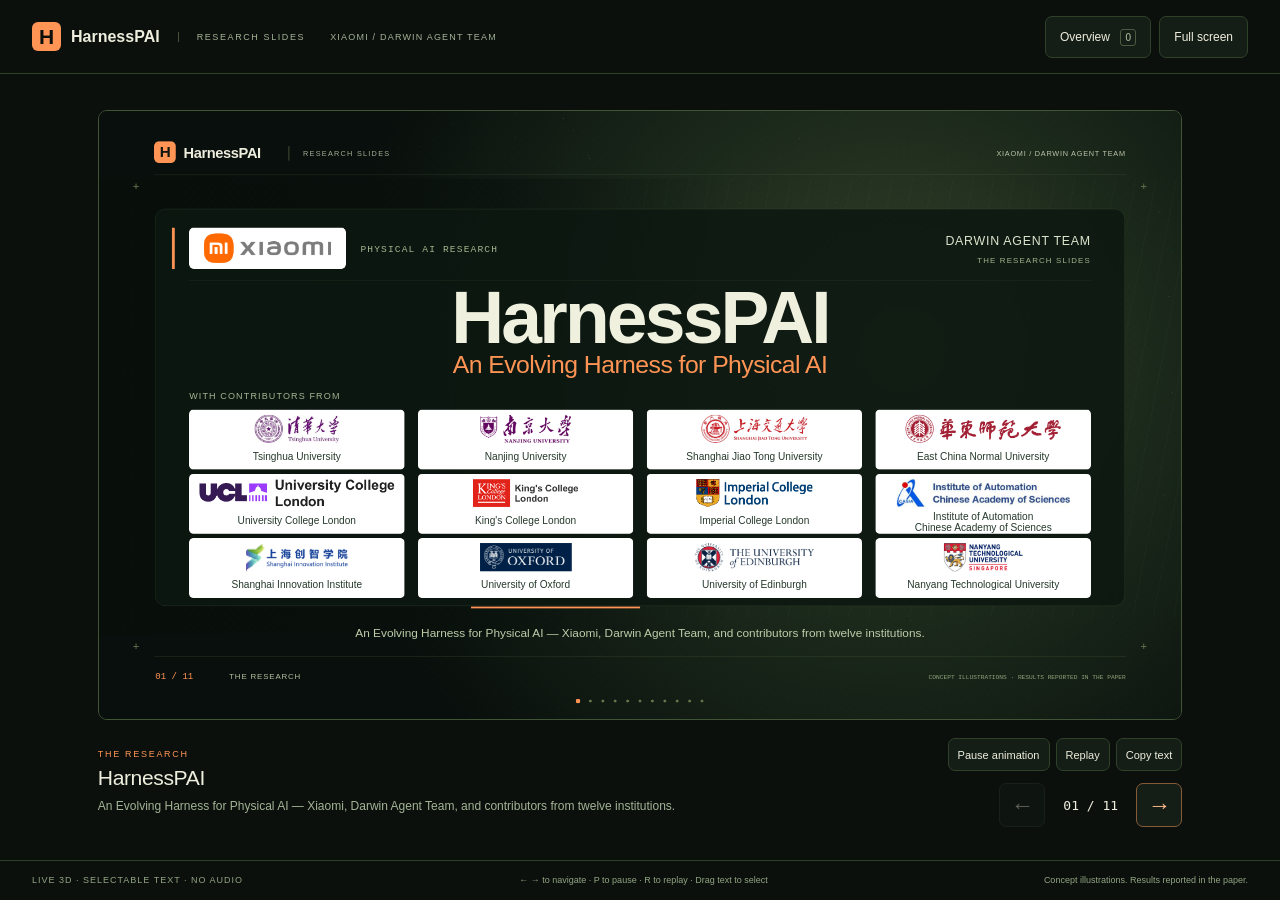
<file: index.html>
<!doctype html>
<html lang="en">
  <head>
    <meta charset="utf-8" />
    <meta name="viewport" content="width=device-width, initial-scale=1" />
    <meta name="theme-color" content="#0b100d" />
    <meta name="description" content="HarnessPAI live Three.js slides with selectable HTML text, manual navigation, and no audio." />
    <title>HarnessPAI — Research Slides</title>
    <link rel="icon" href="data:image/svg+xml,%3Csvg xmlns='http://www.w3.org/2000/svg' viewBox='0 0 64 64'%3E%3Crect width='64' height='64' rx='14' fill='%23ff9454'/%3E%3Cpath d='M18 15v34m28-34v34M18 32h28' stroke='%230b100d' stroke-width='9'/%3E%3C/svg%3E" />
    <link rel="stylesheet" href="style.css" />
    <script src="deck-data.js" defer></script>
    <script src="logos-data.js" defer></script>
    <script src="runtime.js" defer></script>
  </head>
  <body>
    <header class="site-header">
      <a class="brand" href="#slide-1" aria-label="Go to the first slide"><span class="brand-icon" aria-hidden="true">H</span>HarnessPAI <span class="edition">RESEARCH SLIDES</span></a>
      <span class="credit">XIAOMI / DARWIN AGENT TEAM</span>
      <div class="header-actions">
        <button id="overview-open" type="button" aria-haspopup="dialog" aria-controls="overview" disabled>Overview <kbd>O</kbd></button>
        <button id="fullscreen" type="button" title="Toggle full screen (F)" disabled>Full screen</button>
      </div>
    </header>
    <main class="deck" aria-label="HarnessPAI slide presentation">
      <section id="viewer" class="viewer" aria-label="Current slide">
        <div id="slide-surface" class="slide-surface"><canvas id="slide-canvas" width="1920" height="1080" aria-hidden="true"></canvas><div id="slide-text" class="slide-text" role="group" aria-label="Selectable slide content"></div></div>
        <div id="loading" class="slide-loading" role="status">Preparing live 3D slides…</div>
        <div id="slide-error" class="slide-error" hidden><p id="error-message">The live scene could not be loaded.</p><button id="retry" type="button">Try again</button><small>Use a WebGL 2-capable browser and keep the extracted folders together.</small></div>
      </section>
      <div class="slide-info">
        <div class="slide-copy"><p id="slide-section" class="eyebrow">THE RESEARCH</p><h1 id="slide-title">HarnessPAI</h1><p id="slide-summary">An Evolving Harness for Physical AI.</p></div>
        <div class="presentation-controls"><div class="animation-controls" aria-label="Animation controls"><button id="animation-toggle" type="button" aria-pressed="false" title="Pause or resume animation (P)" disabled>Pause animation</button><button id="animation-replay" type="button" title="Replay this animation (R)" disabled>Replay</button><button id="copy-text" type="button" disabled>Copy text</button></div><nav class="page-controls" aria-label="Slide navigation">
          <button id="previous" type="button" aria-label="Previous slide" title="Previous slide (←)" disabled>←</button>
          <span id="page-count" class="page-count" aria-live="polite" aria-atomic="true">01 / 11</span>
          <button id="next" type="button" aria-label="Next slide" title="Next slide (→)" disabled>→</button>
        </nav></div>
      </div>
    </main>
    <footer class="site-footer">
      <span>LIVE 3D · SELECTABLE TEXT · NO AUDIO</span>
      <p id="status" role="status">← → to navigate · P to pause · Drag text to select</p>
      <span class="disclaimer">Concept illustrations. Results reported in the paper.</span>
    </footer>
    <dialog id="overview" aria-labelledby="overview-title">
      <div class="overview-header"><div><p class="eyebrow">THE COMPLETE STORY</p><h2 id="overview-title">Choose a slide</h2></div><button id="overview-close" type="button" aria-label="Close slide overview">Close <kbd>Esc</kbd></button></div>
      <nav id="overview-grid" class="overview-grid" aria-label="All slides"></nav>
    </dialog>
    <noscript><p class="noscript">Enable JavaScript and WebGL 2 to view these animated slides. No network connection or audio is required.</p></noscript>
  </body>
</html>
</file>
<file: style.css>
:root {
  color-scheme: dark;
  --background: #0b100d;
  --surface: #151e16;
  --line: #30412a;
  --text: #eeeede;
  --muted: #a4b396;
  --accent: #ff9454;
  font-family: Arial, "Segoe UI", sans-serif;
  background: var(--background);
  color: var(--text);
}

* { box-sizing: border-box; }
body { margin: 0; min-height: 100vh; min-height: 100dvh; display: flex; flex-direction: column; }
button, a { -webkit-tap-highlight-color: transparent; }
button { font: inherit; color: var(--text); background: var(--surface); border: 1px solid var(--line); border-radius: 7px; padding: 10px 14px; cursor: pointer; min-height: 42px; }
button:hover:not(:disabled) { border-color: var(--accent); background: #283323; }
button:disabled { opacity: .36; cursor: default; }
button:focus-visible, a:focus-visible { outline: 2px solid var(--accent); outline-offset: 4px; }
[hidden] { display: none !important; }
kbd { font: 10px Consolas, monospace; padding: 2px 4px; margin-left: 7px; border: 1px solid #4b5a40; border-radius: 3px; color: var(--muted); }
.site-header { display: flex; gap: 25px; align-items: center; min-height: 74px; padding: 14px 32px; border-bottom: 1px solid var(--line); }
.brand { display: flex; align-items: center; gap: 10px; color: var(--text); font-weight: 600; text-decoration: none; white-space: nowrap; }
.brand-icon { width: 29px; height: 29px; border-radius: 6px; color: #0b100d; background: var(--accent); display: grid; place-items: center; font-size: 21px; font-weight: 800; }
.edition { margin-left: 8px; padding-left: 18px; border-left: 1px solid #45533b; font-size: 9px; letter-spacing: 1.6px; color: var(--muted); font-weight: 400; }
.credit { font-size: 9px; letter-spacing: 1.2px; color: var(--muted); }
.header-actions { margin-left: auto; display: flex; gap: 8px; }
.header-actions button { font-size: 12px; }
.deck { flex: 1; display: flex; flex-direction: column; justify-content: center; gap: 18px; padding: 22px 32px 18px; }
.viewer, .slide-info { width: min(100%, calc((100dvh - 290px) * 16 / 9)); margin: 0 auto; }
.viewer { position: relative; aspect-ratio: 16 / 9; overflow: hidden; border: 1px solid #415436; border-radius: 9px; background: #09100b; touch-action: pan-y pinch-zoom; }
.slide-surface { position: absolute; left: 0; top: 0; width: 1920px; height: 1080px; transform-origin: 0 0; }
#slide-canvas { position: absolute; inset: 0; width: 1920px; height: 1080px; pointer-events: none; }
.slide-text { position: absolute; inset: 0; pointer-events: none; }
.slide-label { position: absolute; left: 0; top: 0; display: inline-block; white-space: pre; transform-origin: 0 0; pointer-events: auto; user-select: text; -webkit-user-select: text; cursor: text; }
.slide-label::selection { color: #fff; background: #a94e19; }
.slide-loading { position: absolute; inset: 0; display: grid; place-items: center; background: #0b100d; color: var(--muted); }
.presentation-controls { display: flex; flex-direction: column; align-items: flex-end; gap: 12px; }
.animation-controls { display: flex; gap: 6px; }
.animation-controls button { min-height: 33px; padding: 6px 9px; font-size: 11px; white-space: nowrap; }
.slide-info { display: flex; align-items: center; gap: 32px; }
.slide-copy { flex: 1; min-width: 0; }
.eyebrow { margin: 0 0 7px; color: var(--accent); font-size: 9px; font-weight: 500; letter-spacing: 1.7px; }
h1 { font-size: clamp(17px, 1.65vw, 25px); font-weight: 500; letter-spacing: -.4px; margin: 0; }
#slide-summary { max-width: 960px; font-size: 12px; line-height: 1.65; margin: 7px 0 0; color: var(--muted); }
.page-controls { display: flex; align-items: center; gap: 14px; flex-shrink: 0; }
.page-controls button { width: 46px; height: 44px; font-size: 23px; padding: 0; }
#next { color: #ffba8d; border-color: #885b38; }
.page-count { font: 13px Consolas, monospace; min-width: 63px; text-align: center; white-space: nowrap; }
.site-footer { display: flex; justify-content: space-between; align-items: center; gap: 15px; padding: 13px 32px; border-top: 1px solid var(--line); color: #93a583; font-size: 9px; }
.site-footer > span:first-child { letter-spacing: 1px; }
#status { margin: 0; text-align: center; line-height: 1.5; }
.slide-error { position: absolute; inset: 0; background: #0b100de8; display: flex; flex-direction: column; align-items: center; justify-content: center; gap: 12px; text-align: center; padding: 18px; }
.slide-error p { margin: 0; }
.slide-error small { color: var(--muted); }
dialog { padding: 0; width: min(1120px, calc(100vw - 32px)); max-height: calc(100dvh - 40px); color: var(--text); background: #111a13; border: 1px solid #597344; border-radius: 14px; }
dialog::backdrop { background: #030805df; }
.overview-header { position: sticky; top: 0; z-index: 1; display: flex; align-items: center; justify-content: space-between; gap: 20px; padding: 23px; border-bottom: 1px solid var(--line); background: #111a13; }
.overview-header h2 { margin: 0; font-size: 23px; font-weight: 500; }
.overview-grid { display: grid; grid-template-columns: repeat(3, minmax(0, 1fr)); gap: 16px; padding: 23px; }
.slide-choice { display: block; padding: 0 0 13px; text-align: left; overflow: hidden; scroll-margin-block: 115px 18px; }
.slide-choice[aria-current="true"] { border-color: var(--accent); background: #33281c; }
.slide-choice img { width: 100%; height: auto; aspect-ratio: 16 / 9; display: block; }
.choice-number { display: block; font: 10px Consolas, monospace; color: var(--accent); margin: 12px 12px 7px; }
.choice-title { display: block; font-size: 12px; line-height: 1.4; margin: 0 12px; }
.noscript { margin: 20px; text-align: center; color: var(--accent); }
@media (max-width: 1100px) {
  .credit { display: none; }
  .disclaimer { display: none; }
}
@media (max-width: 700px) {
  .site-header { padding: 12px 14px; gap: 12px; min-height: 66px; }
  .brand { font-size: 14px; gap: 7px; }
  .brand-icon { width: 25px; height: 25px; font-size: 18px; }
  .edition, .header-actions kbd { display: none; }
  .header-actions { gap: 5px; }
  .header-actions button { font-size: 11px; padding: 8px; }
  .deck { justify-content: flex-start; padding: 18px 12px; gap: 17px; }
  .viewer, .slide-info { width: 100%; }
  .slide-info { flex-direction: column; align-items: stretch; gap: 19px; }
  h1 { font-size: 21px; }
  #slide-summary { font-size: 13px; }
  .page-controls { justify-content: center; gap: 25px; }
  .presentation-controls { align-items: center; }
  .site-footer { flex-direction: column; padding: 15px 12px; gap: 9px; }
  .overview-header { padding: 16px; }
  .overview-grid { grid-template-columns: repeat(2, minmax(0, 1fr)); padding: 16px; gap: 10px; }
}
@media (max-height: 570px) and (orientation: landscape) {
  .site-header { min-height: 48px; padding: 4px 18px; }
  .edition, .credit, .site-footer, .eyebrow, #slide-summary { display: none; }
  .deck { padding: 8px 14px; gap: 8px; }
  .viewer, .slide-info { width: min(100%, calc((100dvh - 162px) * 16 / 9)); }
  .slide-info { flex-direction: row; gap: 15px; align-items: center; }
  h1 { font-size: 14px; }
  .page-controls { gap: 10px; }
  .page-controls button { min-height: 34px; height: 34px; width: 38px; }
  .presentation-controls { gap: 5px; }
  .animation-controls button { min-height: 27px; padding: 3px 7px; font-size: 10px; }
}
</file>
